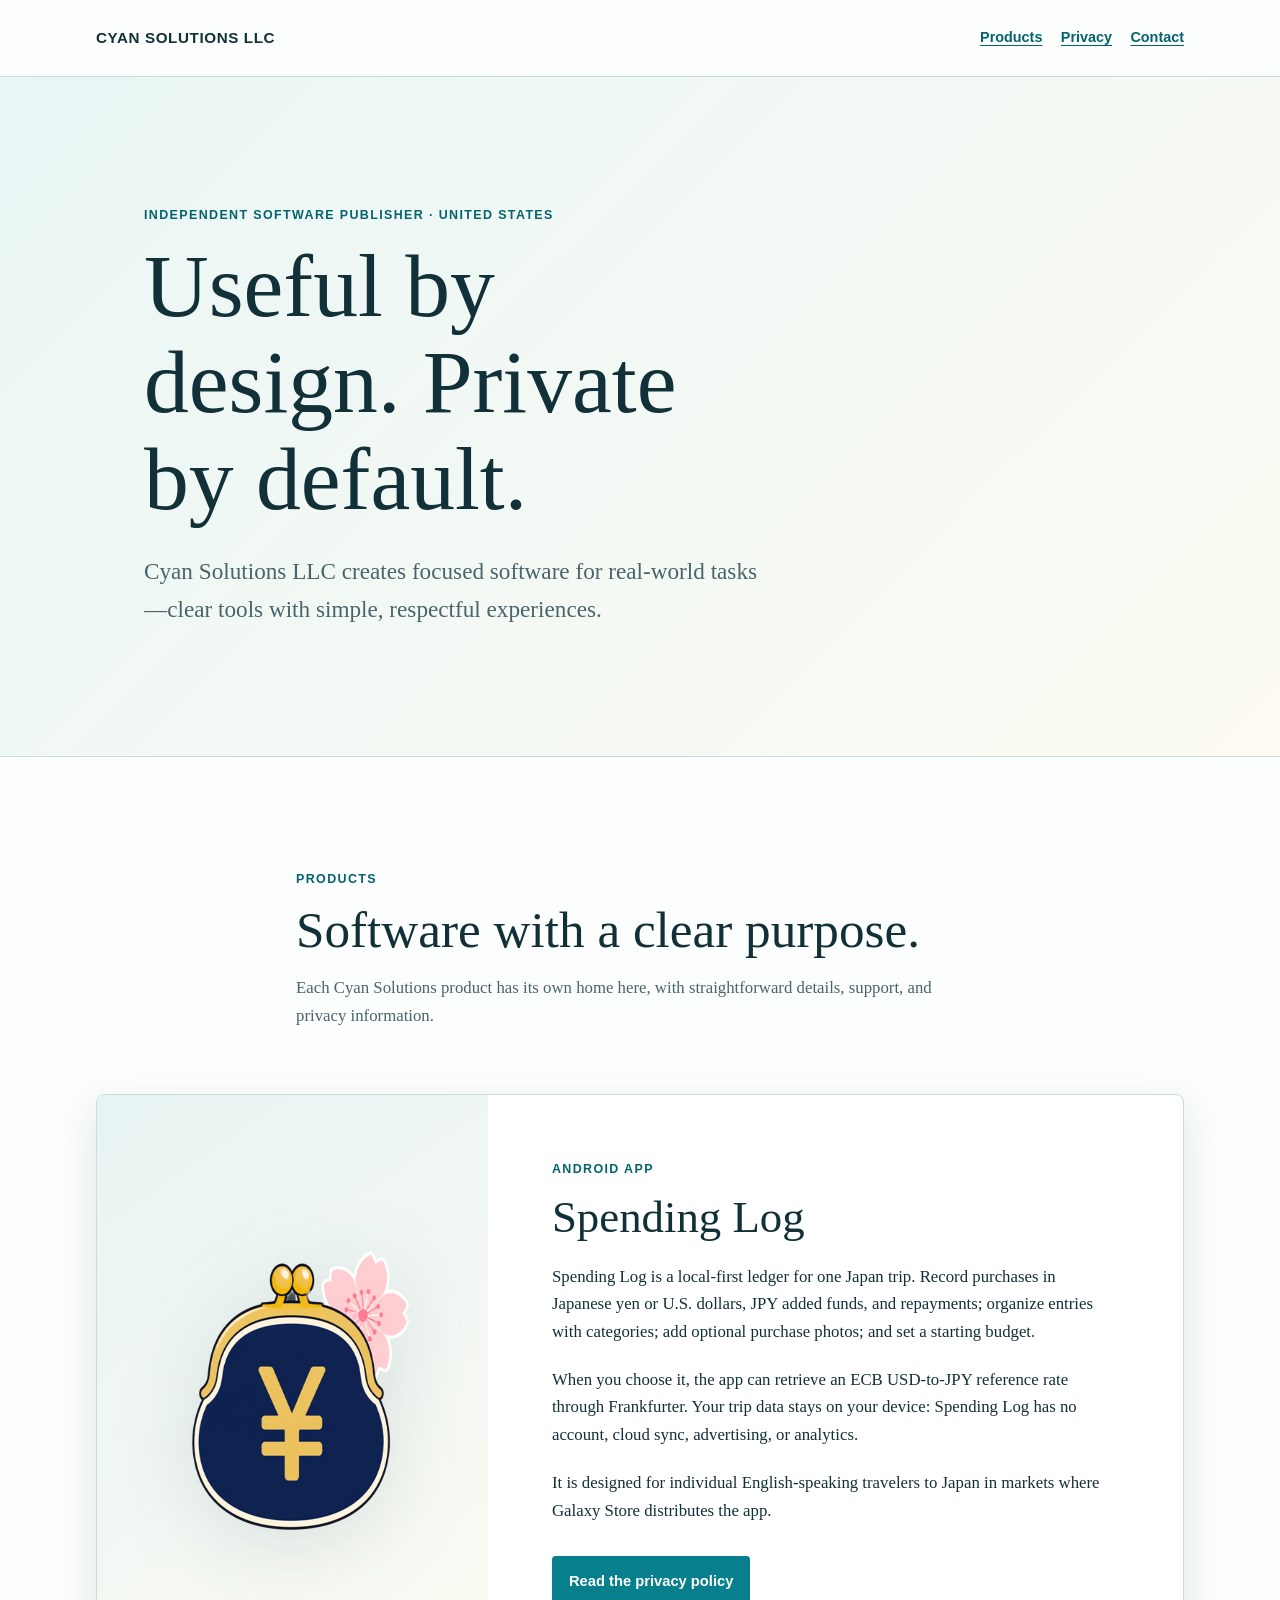
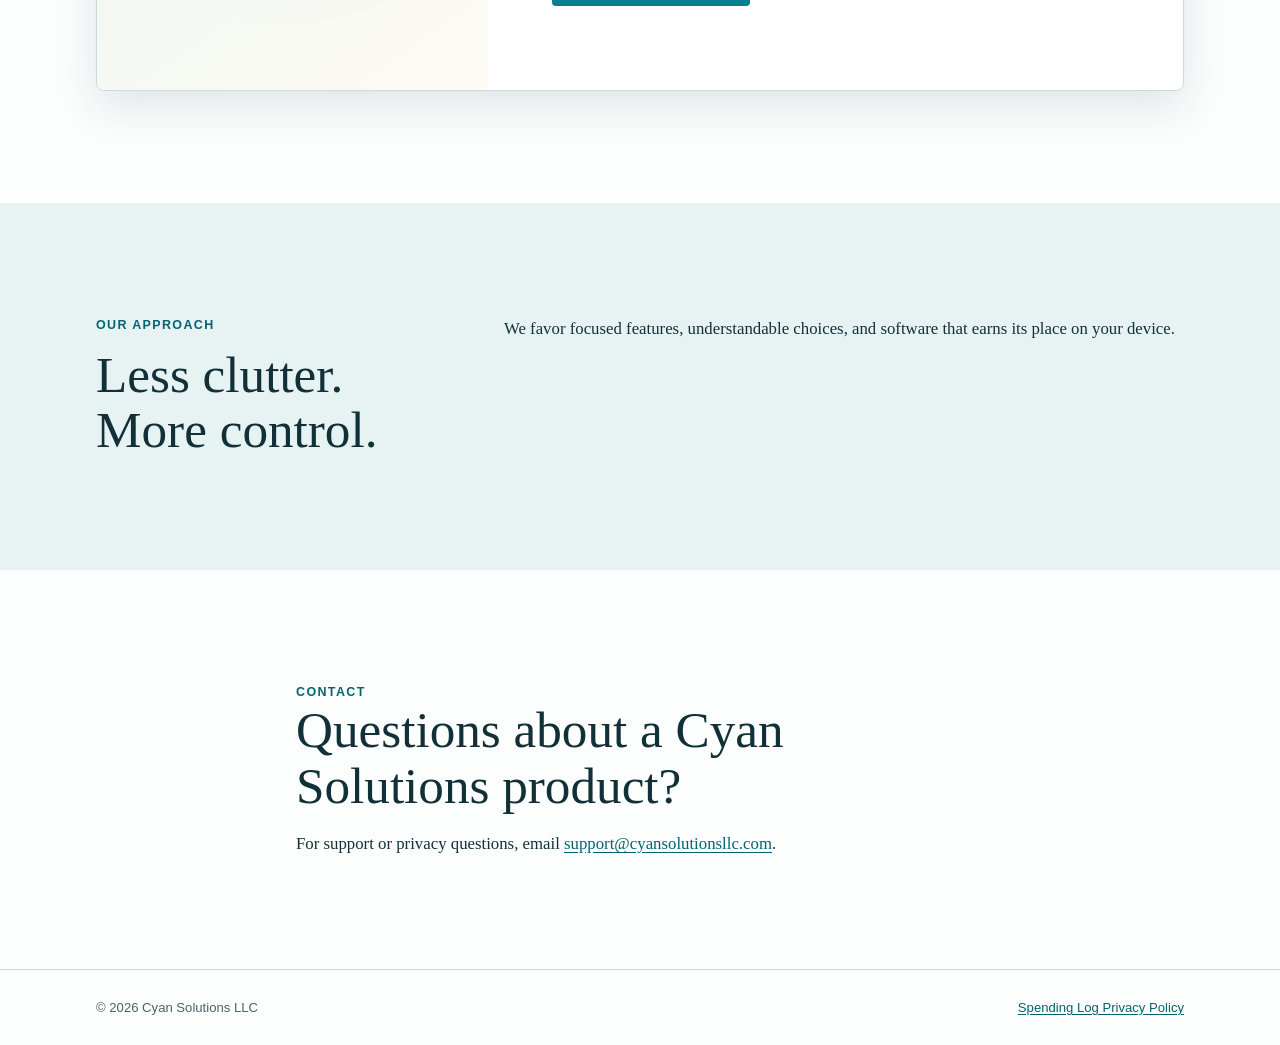
<file: index.html>
<!doctype html>
<html lang="en">
  <head>
    <meta charset="utf-8">
    <meta name="viewport" content="width=device-width, initial-scale=1">
    <title>Cyan Solutions LLC | Thoughtful independent software</title>
    <meta name="description" content="Cyan Solutions LLC is a U.S.-based independent software publisher creating focused, privacy-conscious tools, including Spending Log for Japan travel.">
    <link rel="canonical" href="https://cyansolutionsllc.com/">
    <meta property="og:title" content="Cyan Solutions LLC | Thoughtful independent software">
    <meta property="og:description" content="Focused, privacy-conscious software from Cyan Solutions LLC.">
    <meta property="og:type" content="website">
    <meta property="og:url" content="https://cyansolutionsllc.com/">
    <link rel="stylesheet" href="/assets/site.css">
  </head>
  <body>
    <a class="skip-link" href="#main-content">Skip to content</a>
    <header class="site-header">
      <div class="container header-content">
        <a class="wordmark" href="/" aria-label="Cyan Solutions LLC home">Cyan Solutions LLC</a>
        <nav aria-label="Primary navigation">
          <a href="#products">Products</a>
          <a href="/privacy/">Privacy</a>
          <a href="#contact">Contact</a>
        </nav>
      </div>
    </header>

    <main id="main-content">
      <section class="hero" aria-labelledby="hero-heading">
        <div class="container hero-content">
          <p class="eyebrow">Independent software publisher · United States</p>
          <h1 id="hero-heading">Useful by design. Private by default.</h1>
          <p class="lede">Cyan Solutions LLC creates focused software for real-world tasks—clear tools with simple, respectful experiences.</p>
        </div>
      </section>

      <section id="products" class="section" aria-labelledby="products-heading">
        <div class="container section-intro">
          <p class="eyebrow">Products</p>
          <h2 id="products-heading">Software with a clear purpose.</h2>
          <p>Each Cyan Solutions product has its own home here, with straightforward details, support, and privacy information.</p>
        </div>

        <div class="container product-list">
          <article class="product-card" aria-labelledby="spending-log-heading">
            <div class="product-art-wrap">
              <img class="app-art" src="/assets/spending-log-purse.png" width="432" height="432" alt="Spending Log app artwork showing a yen purse">
            </div>
            <div class="product-copy">
              <p class="eyebrow">Android app</p>
              <h3 id="spending-log-heading">Spending Log</h3>
              <p>Spending Log is a local-first ledger for one Japan trip. Record purchases in Japanese yen or U.S. dollars, JPY added funds, and repayments; organize entries with categories; add optional purchase photos; and set a starting budget.</p>
              <p>When you choose it, the app can retrieve an ECB USD-to-JPY reference rate through Frankfurter. Your trip data stays on your device: Spending Log has no account, cloud sync, advertising, or analytics.</p>
              <p>It is designed for individual English-speaking travelers to Japan in markets where Galaxy Store distributes the app.</p>
              <p class="actions"><a class="button" href="/privacy/">Read the privacy policy</a></p>
            </div>
          </article>
        </div>
      </section>

      <section class="section section-muted" aria-labelledby="approach-heading">
        <div class="container content-grid">
          <div>
            <p class="eyebrow">Our approach</p>
            <h2 id="approach-heading">Less clutter. More control.</h2>
          </div>
          <div class="prose">
            <p>We favor focused features, understandable choices, and software that earns its place on your device.</p>
          </div>
        </div>
      </section>

      <section id="contact" class="section" aria-labelledby="contact-heading">
        <div class="container contact-block">
          <p class="eyebrow">Contact</p>
          <h2 id="contact-heading">Questions about a Cyan Solutions product?</h2>
          <p>For support or privacy questions, email <a href="mailto:support@cyansolutionsllc.com">support@cyansolutionsllc.com</a>.</p>
        </div>
      </section>
    </main>

    <footer class="site-footer">
      <div class="container footer-content">
        <span>© 2026 Cyan Solutions LLC</span>
        <a href="/privacy/">Spending Log Privacy Policy</a>
      </div>
    </footer>
  </body>
</html>
</file>
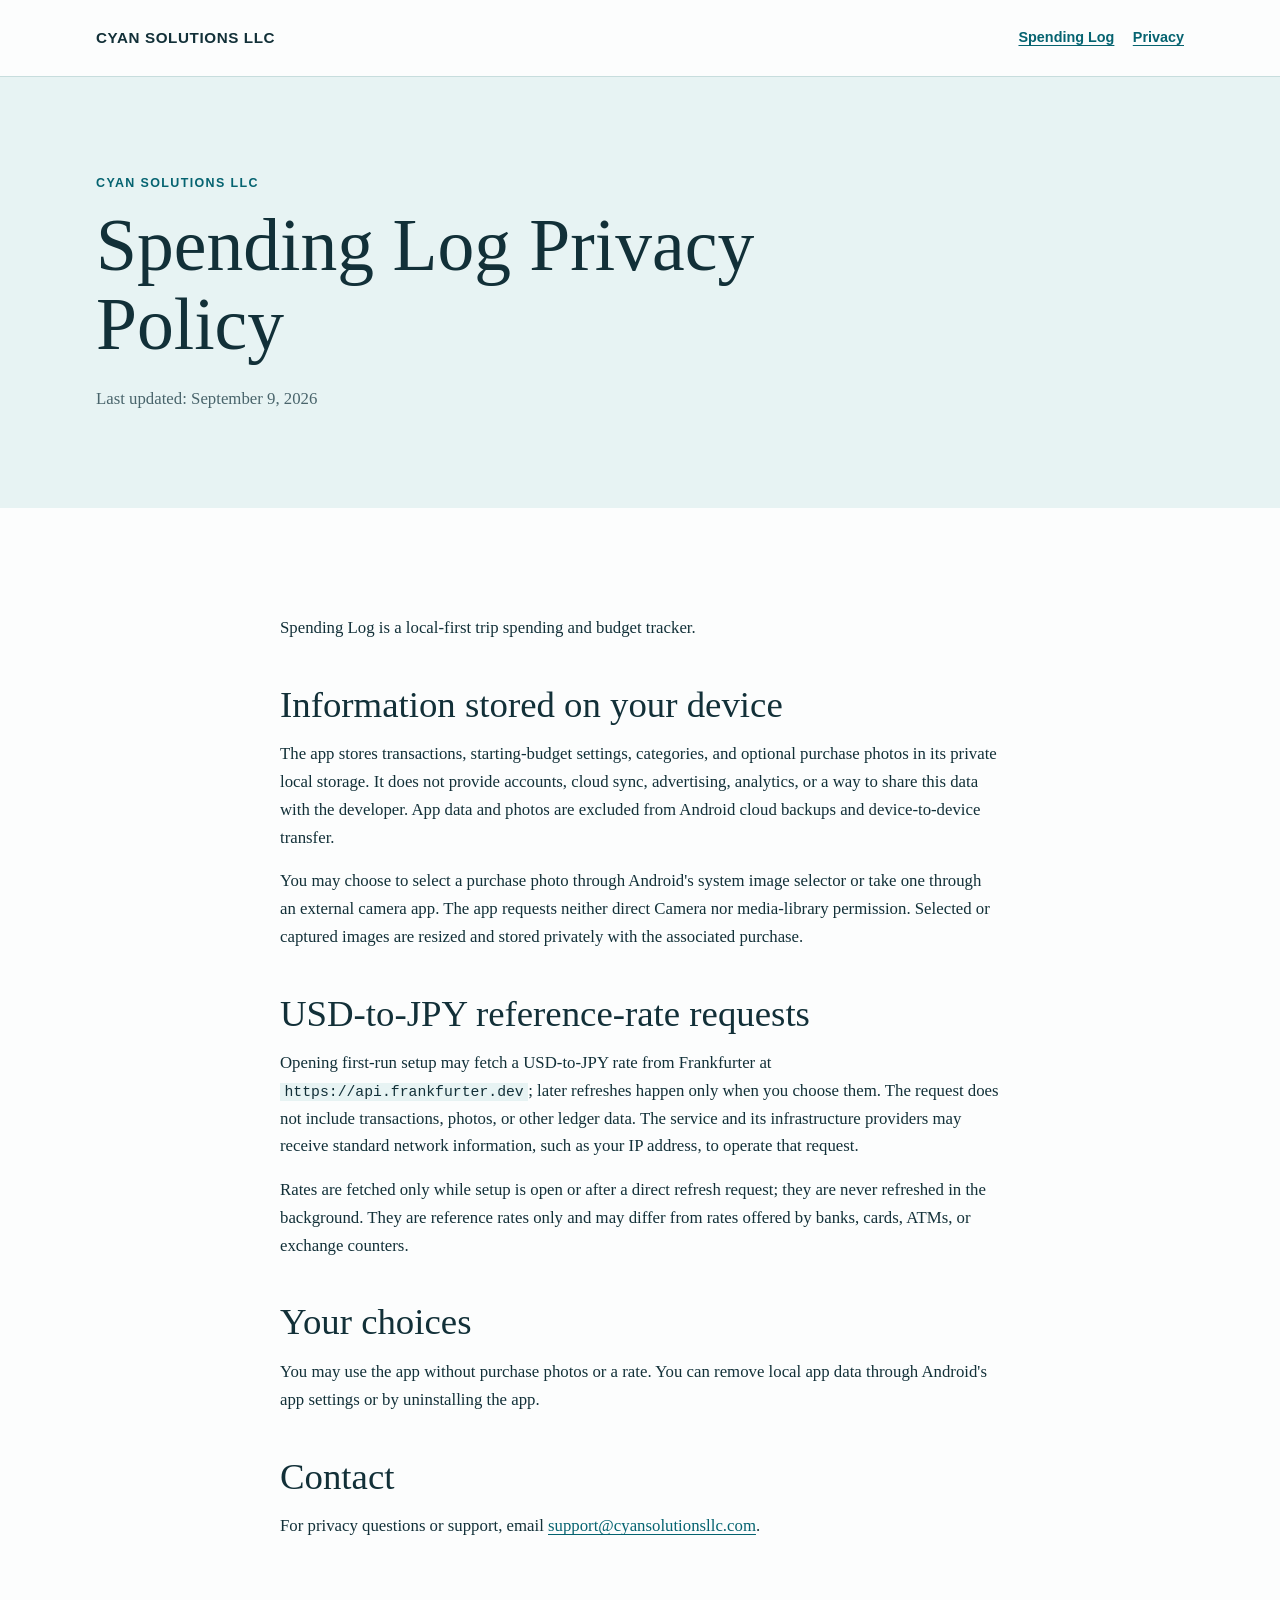
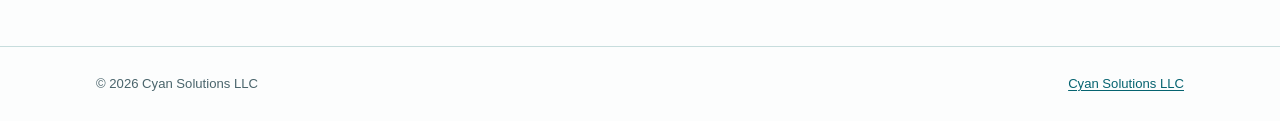
<file: privacy/index.html>
<!doctype html>
<html lang="en">
  <head>
    <meta charset="utf-8">
    <meta name="viewport" content="width=device-width, initial-scale=1">
    <title>Spending Log Privacy Policy | Cyan Solutions LLC</title>
    <meta name="description" content="The privacy policy for Spending Log, a local-first Android trip spending and budget tracker.">
    <link rel="canonical" href="https://cyansolutionsllc.com/privacy/">
    <meta property="og:title" content="Spending Log Privacy Policy | Cyan Solutions LLC">
    <meta property="og:description" content="How Spending Log stores information and handles optional reference-rate requests.">
    <meta property="og:type" content="website">
    <meta property="og:url" content="https://cyansolutionsllc.com/privacy/">
    <link rel="stylesheet" href="/assets/site.css">
  </head>
  <body>
    <a class="skip-link" href="#main-content">Skip to content</a>
    <header class="site-header">
      <div class="container header-content">
        <a class="wordmark" href="/" aria-label="Cyan Solutions LLC home">Cyan Solutions LLC</a>
        <nav aria-label="Primary navigation">
          <a href="/#spending-log">Spending Log</a>
          <a href="/privacy/" aria-current="page">Privacy</a>
        </nav>
      </div>
    </header>

    <main id="main-content">
      <header class="policy-header">
        <div class="container">
          <p class="eyebrow">Cyan Solutions LLC</p>
          <h1>Spending Log Privacy Policy</h1>
          <p class="policy-date">Last updated: September 9, 2026</p>
        </div>
      </header>

      <article class="policy">
        <p>Spending Log is a local-first trip spending and budget tracker.</p>

        <h2>Information stored on your device</h2>
        <p>The app stores transactions, starting-budget settings, categories, and optional purchase photos in its private local storage. It does not provide accounts, cloud sync, advertising, analytics, or a way to share this data with the developer. App data and photos are excluded from Android cloud backups and device-to-device transfer.</p>
        <p>You may choose to select a purchase photo through Android's system image selector or take one through an external camera app. The app requests neither direct Camera nor media-library permission. Selected or captured images are resized and stored privately with the associated purchase.</p>

        <h2>USD-to-JPY reference-rate requests</h2>
        <p>Opening first-run setup may fetch a USD-to-JPY rate from Frankfurter at <code>https://api.frankfurter.dev</code>; later refreshes happen only when you choose them. The request does not include transactions, photos, or other ledger data. The service and its infrastructure providers may receive standard network information, such as your IP address, to operate that request.</p>
        <p>Rates are fetched only while setup is open or after a direct refresh request; they are never refreshed in the background. They are reference rates only and may differ from rates offered by banks, cards, ATMs, or exchange counters.</p>

        <h2>Your choices</h2>
        <p>You may use the app without purchase photos or a rate. You can remove local app data through Android's app settings or by uninstalling the app.</p>

        <h2>Contact</h2>
        <p>For privacy questions or support, email <a href="mailto:support@cyansolutionsllc.com">support@cyansolutionsllc.com</a>.</p>
      </article>
    </main>

    <footer class="site-footer">
      <div class="container footer-content">
        <span>© 2026 Cyan Solutions LLC</span>
        <a href="/">Cyan Solutions LLC</a>
      </div>
    </footer>
  </body>
</html>
</file>
<file: assets/site.css>
:root {
  color-scheme: light;
  --ink: #123038;
  --muted-ink: #49646b;
  --paper: #fcfdfd;
  --mist: #e7f3f3;
  --line: #c7dddd;
  --accent: #087f8c;
  --accent-dark: #056370;
  --sun: #e8b84d;
  --shadow: 0 16px 42px rgb(15 64 70 / 12%);
}

* { box-sizing: border-box; }

html { scroll-behavior: smooth; }

body {
  margin: 0;
  color: var(--ink);
  background: var(--paper);
  font-family: Georgia, "Times New Roman", serif;
  font-size: 1.05rem;
  line-height: 1.65;
}

a { color: var(--accent-dark); text-underline-offset: 0.18em; }
a:hover { color: var(--accent); }
a:focus-visible { outline: 3px solid var(--sun); outline-offset: 4px; }

.container { width: min(100% - 2.5rem, 68rem); margin-inline: auto; }

.skip-link {
  position: absolute;
  z-index: 2;
  top: 0.75rem;
  left: 0.75rem;
  padding: 0.5rem 0.75rem;
  color: var(--ink);
  background: var(--sun);
  transform: translateY(-160%);
}
.skip-link:focus { transform: translateY(0); }

.site-header { border-bottom: 1px solid var(--line); background: rgb(252 253 253 / 95%); }
.header-content, .footer-content { display: flex; align-items: center; justify-content: space-between; gap: 1.25rem; }
.header-content { min-height: 4.75rem; }
.wordmark { color: var(--ink); font-family: Arial, Helvetica, sans-serif; font-size: 0.95rem; font-weight: 750; letter-spacing: 0.04em; text-decoration: none; text-transform: uppercase; }
nav { display: flex; flex-wrap: wrap; gap: 1.15rem; }
nav a { font-family: Arial, Helvetica, sans-serif; font-size: 0.9rem; font-weight: 700; }

.hero { overflow: hidden; border-bottom: 1px solid var(--line); background: linear-gradient(135deg, #e9f6f5 0%, #fdfbf3 100%); }
.hero-content { max-width: 62rem; padding-block: clamp(4.5rem, 11vw, 8rem); }
.eyebrow { margin: 0 0 0.75rem; color: var(--accent-dark); font-family: Arial, Helvetica, sans-serif; font-size: 0.78rem; font-weight: 800; letter-spacing: 0.11em; text-transform: uppercase; }
h1, h2, h3 { margin: 0; color: var(--ink); font-weight: 400; line-height: 1.08; }
h1 { max-width: 12ch; font-size: clamp(2.8rem, 7vw, 5.6rem); }
h2 { font-size: clamp(2rem, 4vw, 3.3rem); }
h3 { font-size: clamp(2rem, 3.5vw, 3rem); }
.lede { max-width: 39rem; margin: 1.5rem 0 0; color: var(--muted-ink); font-size: clamp(1.2rem, 2.3vw, 1.45rem); }
.app-art { justify-self: center; width: min(100%, 20rem); filter: drop-shadow(var(--shadow)); }

.section { padding-block: clamp(4rem, 9vw, 7rem); }
.section-intro { max-width: 43rem; margin-bottom: clamp(2rem, 5vw, 4rem); }
.section-intro h2 { margin-bottom: 1rem; }
.section-intro p:last-child { margin-bottom: 0; color: var(--muted-ink); }
.content-grid { display: grid; grid-template-columns: minmax(11rem, 0.62fr) minmax(0, 1.38fr); gap: clamp(2rem, 8vw, 7rem); }
.product-list { display: grid; gap: 1.5rem; }
.product-card { display: grid; grid-template-columns: minmax(14rem, 0.72fr) minmax(0, 1.28fr); overflow: hidden; border: 1px solid var(--line); border-radius: 0.5rem; background: #fff; box-shadow: var(--shadow); }
.product-art-wrap { display: grid; place-items: center; min-height: 21rem; padding: 2.5rem; background: linear-gradient(145deg, #e7f3f3, #fdfbf3); }
.product-copy { max-width: 45rem; padding: clamp(2rem, 5vw, 4rem); }
.product-copy .eyebrow { margin-bottom: 0.85rem; }
.product-copy h3 { margin-bottom: 1.35rem; }
.product-copy p { margin-block: 0 1.25rem; }
.prose { max-width: 43rem; }
.prose p:first-child { margin-top: 0; }
.prose p { margin-block: 0 1.25rem; }
.actions { margin-top: 2rem !important; }
.button { display: inline-block; padding: 0.72rem 1rem; border: 1px solid var(--accent); border-radius: 0.2rem; color: #fff; background: var(--accent); font-family: Arial, Helvetica, sans-serif; font-size: 0.92rem; font-weight: 750; text-decoration: none; }
.button:hover { color: #fff; background: var(--accent-dark); }

.section-muted { background: var(--mist); }
.contact-block { max-width: 43rem; }
.contact-block h2 { margin-bottom: 1rem; }
.contact-block p { margin-bottom: 0; }
.site-footer { padding-block: 1.65rem; border-top: 1px solid var(--line); color: var(--muted-ink); font-family: Arial, Helvetica, sans-serif; font-size: 0.82rem; }

.policy-header { background: var(--mist); }
.policy-header .container { padding-block: clamp(3.5rem, 8vw, 6rem); }
.policy-header h1 { max-width: 18ch; font-size: clamp(2.6rem, 6vw, 4.6rem); }
.policy-date { margin: 1.25rem 0 0; color: var(--muted-ink); }
.policy { width: min(100% - 2.5rem, 45rem); margin-inline: auto; padding-block: clamp(3.5rem, 7vw, 6rem); }
.policy h2 { margin-top: 2.7rem; font-size: clamp(1.6rem, 3vw, 2.3rem); }
.policy p { margin-block: 1rem; }
.policy code { overflow-wrap: anywhere; padding: 0.08rem 0.28rem; background: var(--mist); font-family: ui-monospace, SFMono-Regular, Menlo, monospace; font-size: 0.88em; }

@media (max-width: 42rem) {
  .container, .policy { width: min(100% - 2rem, 68rem); }
  .header-content, .footer-content { align-items: flex-start; flex-direction: column; justify-content: center; padding-block: 1rem; }
  .content-grid, .product-card { grid-template-columns: 1fr; }
  .hero-content { padding-block: 4rem; }
  .product-art-wrap { min-height: 15rem; padding: 2rem; }
  .product-copy { padding: 2rem; }
  .app-art { width: 14rem; }
}
</file>
